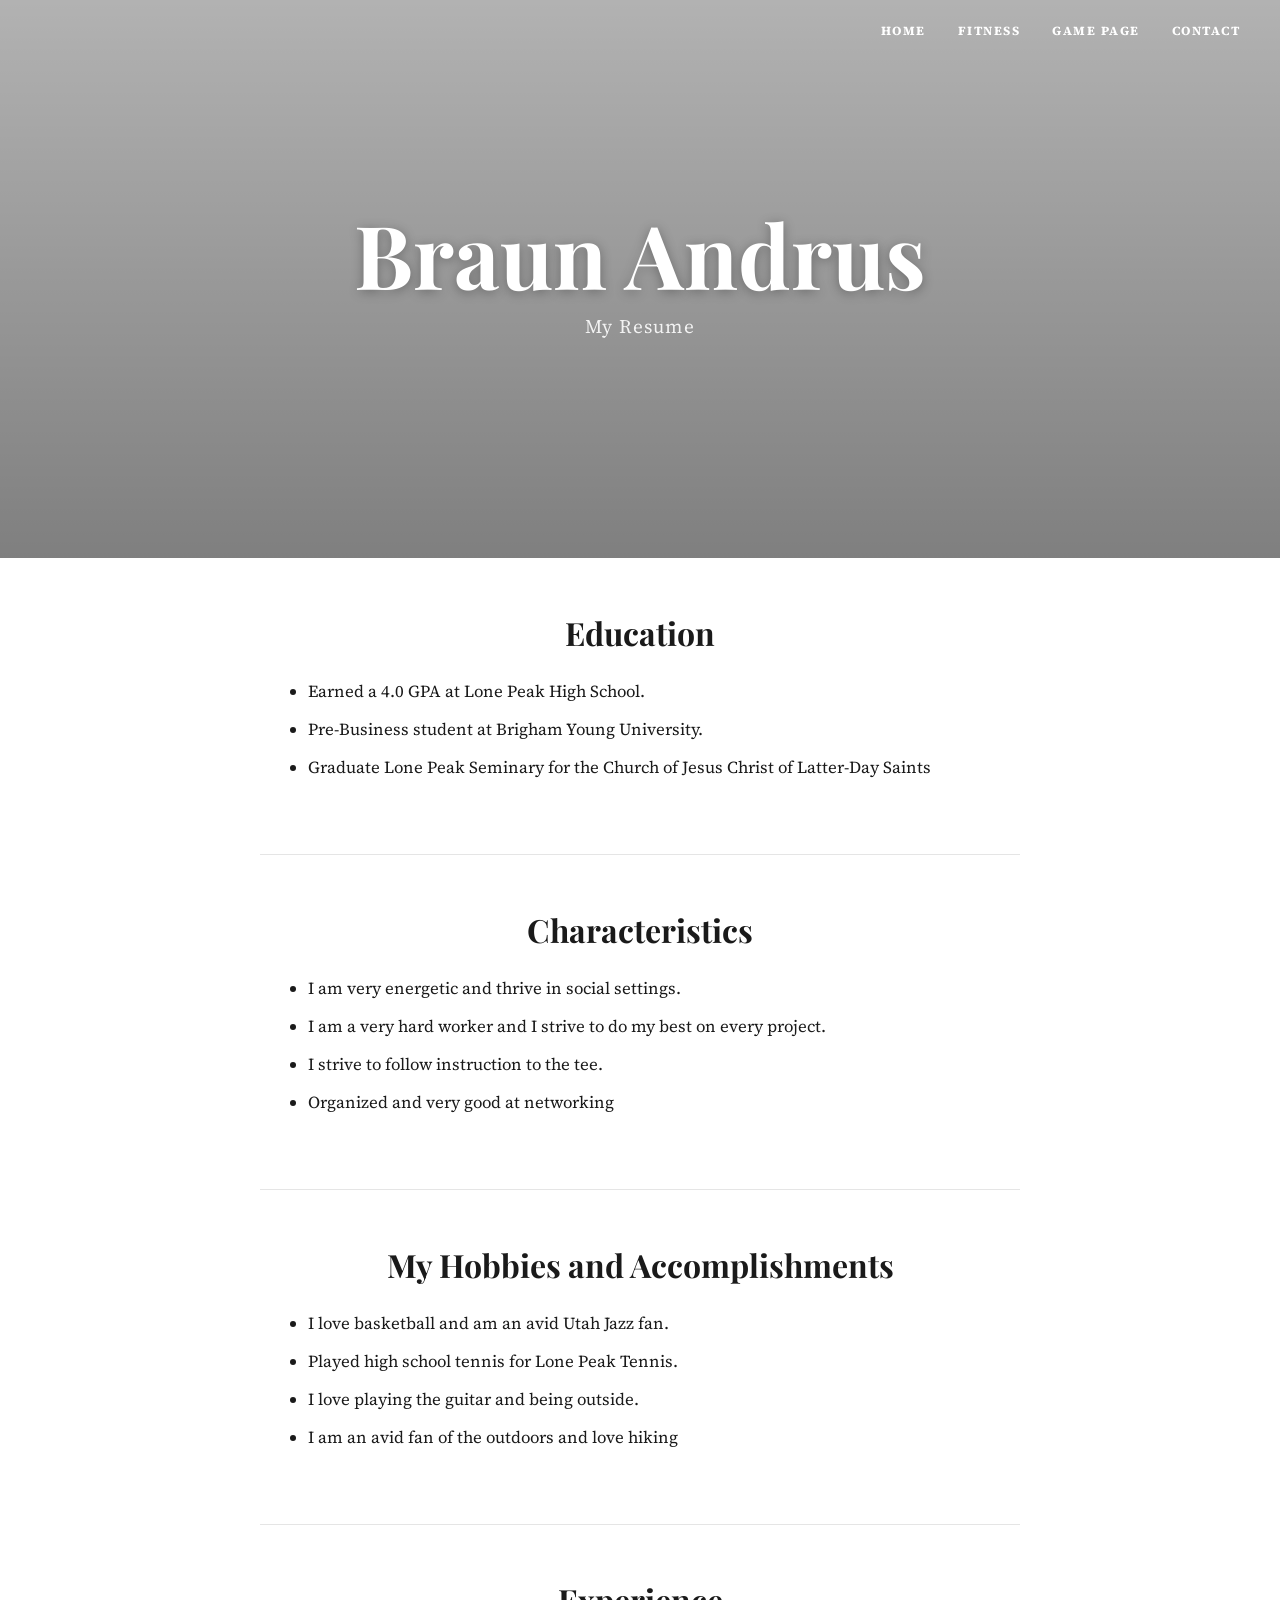
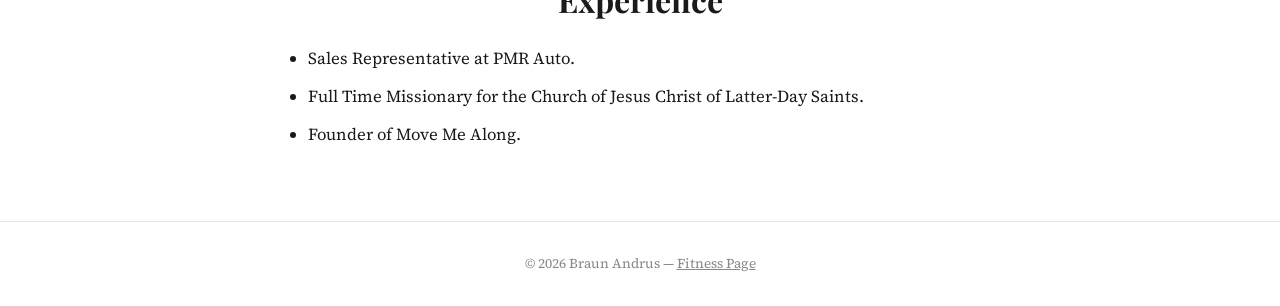
<file: index.html>
<!DOCTYPE html>
<html lang="en">
<head>
  <meta charset="UTF-8">
  <meta name="viewport" content="width=device-width, initial-scale=1.0">
  <title>Braun Andrus</title>
  <link rel="stylesheet" href="https://cdn.jsdelivr.net/npm/bootstrap@5.3.2/dist/css/bootstrap.min.css">
  <link href="https://fonts.googleapis.com/css2?family=Playfair+Display:wght@700&family=Source+Serif+4:ital,wght@0,400;0,600;1,400&display=swap" rel="stylesheet">
  <style>
    body { font-family: 'Source Serif 4', Georgia, serif; color: #1a1a1a; margin: 0; }

    /* NAVBAR */
    .site-nav {
      position: absolute; top: 0; left: 0; right: 0; z-index: 10;
      display: flex; justify-content: flex-end; padding: 1.4rem 2.5rem; gap: 2rem;
    }
    .site-nav a {
      color: #fff; text-decoration: none; font-weight: 700;
      font-size: 0.78rem; letter-spacing: 0.12em; text-transform: uppercase;
      transition: opacity 0.2s;
    }
    .site-nav a:hover { opacity: 0.7; }

    /* HERO */
    .hero {
      position: relative; height: 62vh; min-height: 440px;
      background-image: url('https://images.unsplash.com/photo-1464822759023-fed622ff2c3b?w=1600&q=80');
      background-size: cover; background-position: center;
      display: flex; align-items: center; justify-content: center; text-align: center;
    }
    .hero::after {
      content: ''; position: absolute; inset: 0;
      background: linear-gradient(to bottom, rgba(0,0,0,0.3) 0%, rgba(0,0,0,0.5) 100%);
    }
    .hero-content { position: relative; z-index: 2; color: #fff; }
    .hero-content h1 {
      font-family: 'Playfair Display', serif;
      font-size: clamp(3rem, 7vw, 5.5rem); font-weight: 700;
      margin-bottom: 0.3rem; text-shadow: 0 2px 12px rgba(0,0,0,0.3);
    }
    .hero-content p { font-size: 1.2rem; letter-spacing: 0.06em; opacity: 0.88; }

    /* RESUME */
    .resume-wrap { max-width: 760px; margin: 0 auto; }
    .resume-section { padding: 3.5rem 1.5rem; }
    .resume-section + .resume-section { border-top: 1px solid #e5e5e5; }
    .resume-section h2 {
      font-family: 'Playfair Display', serif; font-size: 2rem;
      font-weight: 700; text-align: center; margin-bottom: 1.6rem;
    }
    .resume-section ul { list-style: disc; padding-left: 1.5rem; }
    .resume-section ul li { margin-bottom: 0.65rem; font-size: 1.05rem; line-height: 1.65; }

    footer {
      text-align: center; padding: 2rem 1rem;
      font-size: 0.85rem; color: #888; border-top: 1px solid #e5e5e5;
    }
  </style>
</head>
<body>

<nav class="site-nav">
  <a href="index.html">Home</a>
  <a href="fitness.html">Fitness</a>
  <a href="game.html">Game Page</a>
  <a href="contact.html">Contact</a>
</nav>

<div class="hero">
  <div class="hero-content">
    <h1>Braun Andrus</h1>
    <p>My Resume</p>
  </div>
</div>

<div class="resume-wrap">

  <div class="resume-section">
    <h2>Education</h2>
    <ul>
      <li>Earned a 4.0 GPA at Lone Peak High School.</li>
      <li>Pre-Business student at Brigham Young University.</li>
      <li>Graduate Lone Peak Seminary for the Church of Jesus Christ of Latter-Day Saints</li>
    </ul>
  </div>

  <div class="resume-section">
    <h2>Characteristics</h2>
    <ul>
      <li>I am very energetic and thrive in social settings.</li>
      <li>I am a very hard worker and I strive to do my best on every project.</li>
      <li>I strive to follow instruction to the tee.</li>
      <li>Organized and very good at networking</li>
    </ul>
  </div>

  <div class="resume-section">
    <h2>My Hobbies and Accomplishments</h2>
    <ul>
      <li>I love basketball and am an avid Utah Jazz fan.</li>
      <li>Played high school tennis for Lone Peak Tennis.</li>
      <li>I love playing the guitar and being outside.</li>
      <li>I am an avid fan of the outdoors and love hiking</li>
    </ul>
  </div>

  <div class="resume-section">
    <h2>Experience</h2>
    <ul>
      <li>Sales Representative at PMR Auto.</li>
      <li>Full Time Missionary for the Church of Jesus Christ of Latter-Day Saints.</li>
      <li>Founder of Move Me Along.</li>
    </ul>
  </div>

</div>

<footer>
  &copy; 2026 Braun Andrus &mdash; <a href="fitness.html" style="color:#888;">Fitness Page</a>
</footer>

</body>
</html>
</file>
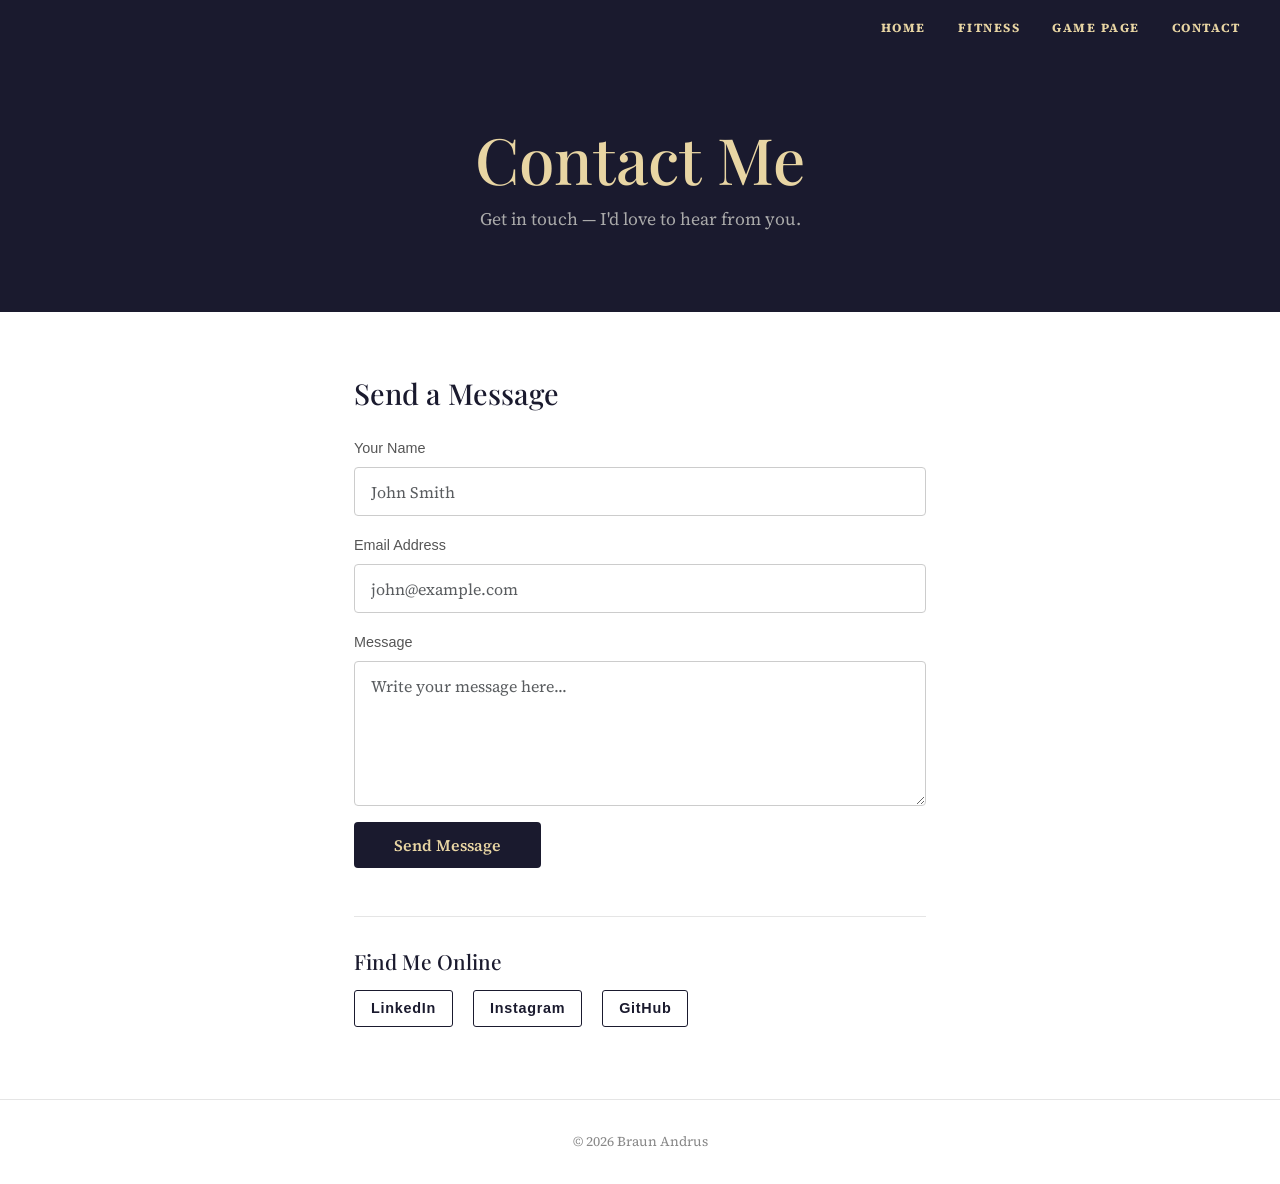
<file: contact.html>
<!DOCTYPE html>
<html lang="en">
<head>
  <meta charset="UTF-8">
  <meta name="viewport" content="width=device-width, initial-scale=1.0">
  <title>Contact — Braun Andrus</title>
  <link rel="stylesheet" href="https://cdn.jsdelivr.net/npm/bootstrap@5.3.2/dist/css/bootstrap.min.css">
  <link href="https://fonts.googleapis.com/css2?family=Playfair+Display:wght@700&family=Source+Serif+4:wght@400;600&display=swap" rel="stylesheet">
  <style>
    body { font-family: 'Source Serif 4', Georgia, serif; color: #1a1a1a; }
    .site-nav {
      display: flex; justify-content: flex-end; padding: 1.2rem 2.5rem;
      background: #1a1a2e; gap: 2rem;
    }
    .site-nav a {
      color: #e8d5a3; text-decoration: none; font-weight: 700;
      font-size: 0.78rem; letter-spacing: 0.12em; text-transform: uppercase;
    }
    .site-nav a:hover { opacity: 0.7; }

    .contact-hero {
      background: #1a1a2e;
      padding: 4rem 1.5rem;
      text-align: center;
      color: #e8d5a3;
    }
    .contact-hero h1 {
      font-family: 'Playfair Display', serif;
      font-size: clamp(2.5rem, 5vw, 4rem);
      margin-bottom: 0.5rem;
    }
    .contact-hero p { color: #aaa; font-size: 1.1rem; }

    .contact-body {
      max-width: 620px;
      margin: 4rem auto;
      padding: 0 1.5rem;
    }
    .contact-body h2 {
      font-family: 'Playfair Display', serif;
      font-size: 1.8rem;
      margin-bottom: 1.5rem;
      color: #1a1a2e;
    }
    .form-label { font-size: 0.9rem; color: #555; font-family: Arial, sans-serif; }
    .form-control {
      border: 1px solid #ccc;
      border-radius: 4px;
      padding: 0.7rem 1rem;
      font-family: 'Source Serif 4', serif;
      font-size: 1rem;
    }
    .form-control:focus { border-color: #1a1a2e; box-shadow: none; }
    .submit-btn {
      background: #1a1a2e;
      color: #e8d5a3;
      border: none;
      padding: 0.7rem 2.5rem;
      font-size: 1rem;
      border-radius: 4px;
      cursor: pointer;
      font-family: 'Source Serif 4', serif;
      font-weight: 600;
      transition: background 0.2s;
    }
    .submit-btn:hover { background: #2e2e50; }

    .social-links {
      margin-top: 3rem;
      padding-top: 2rem;
      border-top: 1px solid #e5e5e5;
    }
    .social-links h3 {
      font-family: 'Playfair Display', serif;
      font-size: 1.3rem;
      margin-bottom: 1rem;
      color: #1a1a2e;
    }
    .social-links a {
      display: inline-block;
      margin-right: 1rem;
      margin-bottom: 0.5rem;
      color: #1a1a2e;
      text-decoration: none;
      font-size: 0.9rem;
      font-family: Arial, sans-serif;
      font-weight: bold;
      letter-spacing: 0.05em;
      padding: 0.4rem 1rem;
      border: 1.5px solid #1a1a2e;
      border-radius: 3px;
      transition: all 0.2s;
    }
    .social-links a:hover { background: #1a1a2e; color: #e8d5a3; }

    footer {
      text-align: center; padding: 2rem 1rem;
      font-size: 0.85rem; color: #888; border-top: 1px solid #e5e5e5;
    }
  </style>
</head>
<body>

<nav class="site-nav">
  <a href="index.html">Home</a>
  <a href="fitness.html">Fitness</a>
  <a href="game.html">Game Page</a>
  <a href="contact.html">Contact</a>
</nav>

<div class="contact-hero">
  <h1>Contact Me</h1>
  <p>Get in touch — I'd love to hear from you.</p>
</div>

<div class="contact-body">
  <h2>Send a Message</h2>
  <form>
    <div class="mb-3">
      <label class="form-label">Your Name</label>
      <input type="text" class="form-control" placeholder="John Smith">
    </div>
    <div class="mb-3">
      <label class="form-label">Email Address</label>
      <input type="email" class="form-control" placeholder="john@example.com">
    </div>
    <div class="mb-3">
      <label class="form-label">Message</label>
      <textarea class="form-control" rows="5" placeholder="Write your message here..."></textarea>
    </div>
    <button type="submit" class="submit-btn">Send Message</button>
  </form>

  <div class="social-links">
    <h3>Find Me Online</h3>
    <a href="https://www.linkedin.com" target="_blank">LinkedIn</a>
    <a href="https://www.instagram.com" target="_blank">Instagram</a>
    <a href="https://github.com" target="_blank">GitHub</a>
  </div>
</div>

<footer>
  &copy; 2026 Braun Andrus
</footer>

</body>
</html>
</file>
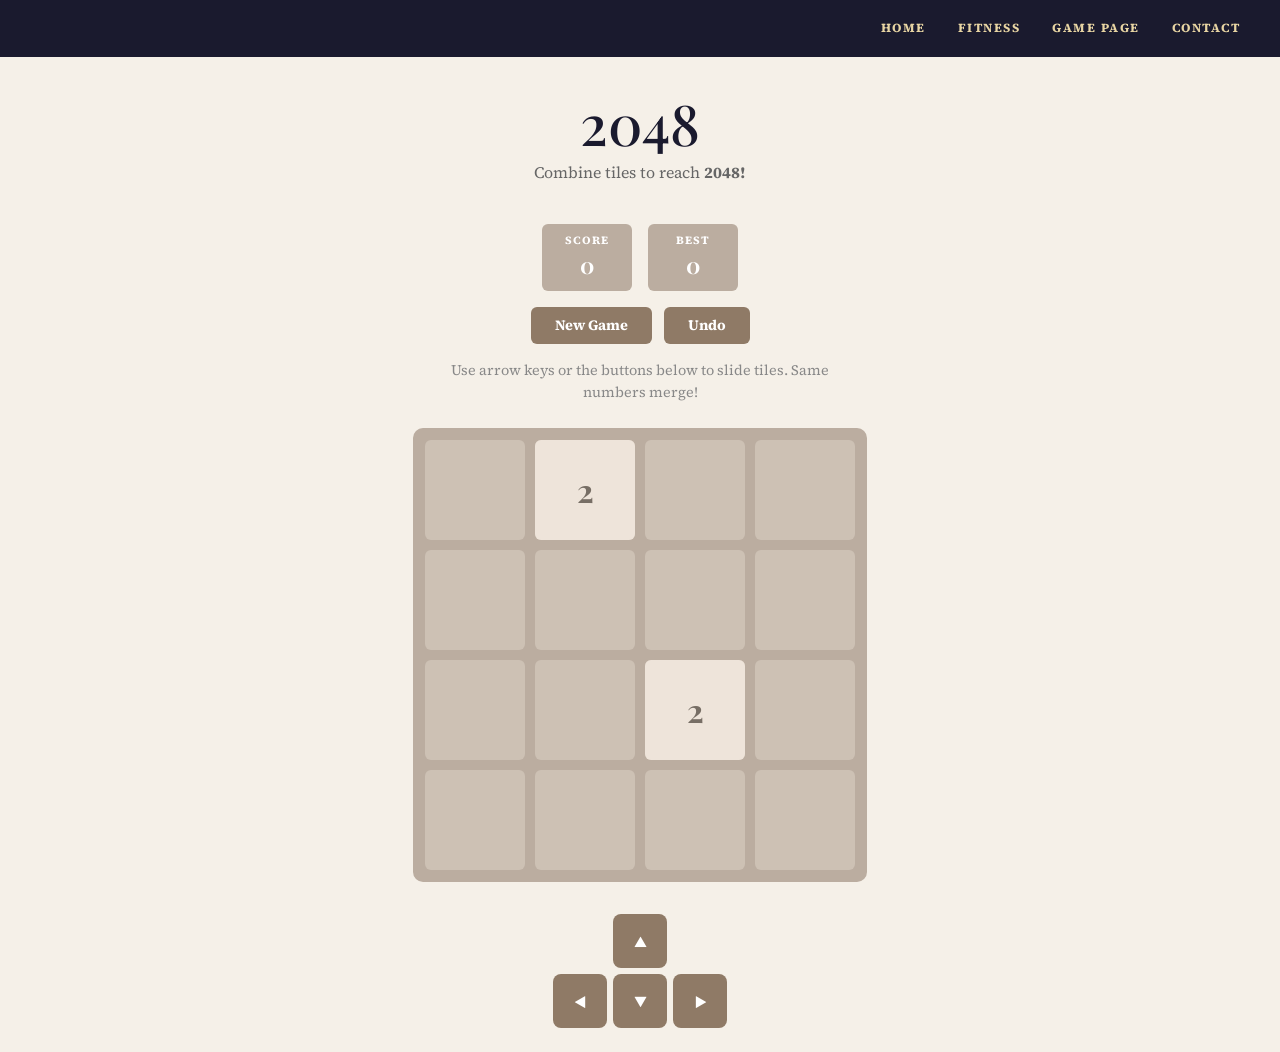
<file: game (1).html>
<!DOCTYPE html>
<html lang="en">
<head>
  <meta charset="UTF-8">
  <meta name="viewport" content="width=device-width, initial-scale=1.0">
  <title>2048 — Braun Andrus</title>
  <link rel="stylesheet" href="https://cdn.jsdelivr.net/npm/bootstrap@5.3.2/dist/css/bootstrap.min.css">
  <link href="https://fonts.googleapis.com/css2?family=Playfair+Display:wght@700&family=Source+Serif+4:wght@400;600&display=swap" rel="stylesheet">
  <style>
    body {
      font-family: 'Source Serif 4', Georgia, serif;
      background: #f5f0e8;
      min-height: 100vh;
      margin: 0;
    }
    .site-nav {
      display: flex; justify-content: flex-end; padding: 1.2rem 2.5rem;
      background: #1a1a2e; gap: 2rem;
    }
    .site-nav a {
      color: #e8d5a3; text-decoration: none; font-weight: 700;
      font-size: 0.78rem; letter-spacing: 0.12em; text-transform: uppercase;
      transition: opacity 0.2s;
    }
    .site-nav a:hover { opacity: 0.7; }
    .game-header { text-align: center; padding: 2rem 1rem 0.5rem; }
    .game-header h1 { font-family: 'Playfair Display', serif; font-size: 3.5rem; color: #1a1a2e; margin-bottom: 0.25rem; }
    .game-header p { color: #666; font-size: 1rem; }
    .score-area { display: flex; justify-content: center; gap: 1rem; margin: 1rem auto; }
    .score-box { background: #bbada0; color: #fff; border-radius: 6px; padding: 0.5rem 1.2rem; text-align: center; min-width: 90px; }
    .score-box .label { font-size: 0.7rem; letter-spacing: 0.1em; text-transform: uppercase; font-weight: 700; }
    .score-box .value { font-size: 1.4rem; font-weight: 700; font-family: 'Playfair Display', serif; }
    .controls { text-align: center; margin-bottom: 1rem; display: flex; justify-content: center; gap: 0.75rem; }
    .btn-game { background: #8f7a66; color: #fff; border: none; padding: 0.5rem 1.5rem; border-radius: 6px; font-weight: 700; font-size: 0.9rem; cursor: pointer; }
    .btn-game:hover { background: #6e5e50; }
    .instructions { max-width: 450px; margin: 0 auto 1.5rem; padding: 0 1rem; text-align: center; color: #888; font-size: 0.9rem; }
    .board-container { display: flex; justify-content: center; padding: 0 1rem 2rem; }
    .board-wrap { background: #bbada0; border-radius: 10px; padding: 12px; touch-action: none; user-select: none; }
    .grid { display: grid; grid-template-columns: repeat(4, 100px); grid-template-rows: repeat(4, 100px); gap: 10px; position: relative; width: 430px; height: 430px; }
    .cell { width: 100px; height: 100px; background: rgba(238,228,218,0.35); border-radius: 6px; }
    .tile {
      width: 100px; height: 100px; border-radius: 6px;
      display: flex; align-items: center; justify-content: center;
      font-family: 'Playfair Display', serif; font-weight: 700; font-size: 2rem;
      position: absolute; transition: top 0.08s, left 0.08s;
    }
    .t2    { background:#eee4da; color:#776e65; }
    .t4    { background:#ede0c8; color:#776e65; }
    .t8    { background:#f2b179; color:#fff; }
    .t16   { background:#f59563; color:#fff; font-size:1.7rem; }
    .t32   { background:#f67c5f; color:#fff; font-size:1.7rem; }
    .t64   { background:#f65e3b; color:#fff; font-size:1.7rem; }
    .t128  { background:#edcf72; color:#fff; font-size:1.4rem; }
    .t256  { background:#edcc61; color:#fff; font-size:1.4rem; }
    .t512  { background:#edc850; color:#fff; font-size:1.4rem; }
    .t1024 { background:#edc53f; color:#fff; font-size:1.1rem; }
    .t2048 { background:#edc22e; color:#fff; font-size:1.1rem; }
    .thigh { background:#3c3a32; color:#fff; font-size:0.95rem; }
    @keyframes pop    { 0%{transform:scale(0)} 80%{transform:scale(1.12)} 100%{transform:scale(1)} }
    @keyframes bounce { 0%{transform:scale(1)} 50%{transform:scale(1.18)} 100%{transform:scale(1)} }
    .tile-new   { animation: pop 0.18s ease forwards; }
    .tile-merge { animation: bounce 0.18s ease forwards; }
    .overlay { display:none; position:fixed; inset:0; background:rgba(0,0,0,0.5); z-index:99; align-items:center; justify-content:center; }
    .overlay.show { display:flex; }
    .overlay-box { background:#fff; border-radius:12px; padding:2.5rem 3rem; text-align:center; max-width:340px; width:90%; }
    .overlay-box h2 { font-family:'Playfair Display',serif; font-size:2rem; margin-bottom:0.5rem; }
    .overlay-box p  { color:#666; margin-bottom:1.5rem; }
    .arrow-controls { display:flex; flex-direction:column; align-items:center; gap:6px; margin:0 auto 1.5rem; }
    .arrow-row { display:flex; gap:6px; }
    .arrow-btn { width:54px; height:54px; background:#8f7a66; color:#fff; border:none; border-radius:8px; font-size:1.4rem; cursor:pointer; display:flex; align-items:center; justify-content:center; }
    .arrow-btn:active { background:#6e5e50; }
    @media(max-width:520px){
      .grid { grid-template-columns:repeat(4,72px); grid-template-rows:repeat(4,72px); width:318px; height:318px; }
      .cell,.tile { width:72px; height:72px; }
      .tile { font-size:1.4rem; }
      .t16,.t32,.t64 { font-size:1.2rem; }
      .t128,.t256,.t512 { font-size:1rem; }
      .t1024,.t2048,.thigh { font-size:0.85rem; }
    }
  </style>
</head>
<body>

<nav class="site-nav">
  <a href="index.html">Home</a>
  <a href="fitness.html">Fitness</a>
  <a href="game.html">Game Page</a>
  <a href="contact.html">Contact</a>
</nav>

<div class="game-header">
  <h1>2048</h1>
  <p>Combine tiles to reach <strong>2048!</strong></p>
</div>

<div class="score-area">
  <div class="score-box"><div class="label">Score</div><div class="value" id="score">0</div></div>
  <div class="score-box"><div class="label">Best</div><div class="value" id="best">0</div></div>
</div>

<div class="controls">
  <button class="btn-game" onclick="initGame()">New Game</button>
  <button class="btn-game" onclick="undoMove()">Undo</button>
</div>

<div class="instructions">Use arrow keys or the buttons below to slide tiles. Same numbers merge!</div>

<div class="board-container">
  <div class="board-wrap">
    <div class="grid" id="grid"></div>
  </div>
</div>

<div class="arrow-controls">
  <div class="arrow-row"><button class="arrow-btn" onclick="move('up')">▲</button></div>
  <div class="arrow-row">
    <button class="arrow-btn" onclick="move('left')">◀</button>
    <button class="arrow-btn" onclick="move('down')">▼</button>
    <button class="arrow-btn" onclick="move('right')">▶</button>
  </div>
</div>

<div class="overlay" id="overlay">
  <div class="overlay-box">
    <h2 id="overlay-title">Game Over</h2>
    <p id="overlay-msg">No more moves available.</p>
    <button class="btn-game" onclick="initGame();document.getElementById('overlay').classList.remove('show')">Play Again</button>
  </div>
</div>

<script>
  const SIZE = window.innerWidth <= 520 ? 72 : 100;
  const GAP  = 10;

  let board, score, best, prevBoard, prevScore;
  best = parseInt(localStorage.getItem('2048best') || '0');
  document.getElementById('best').textContent = best;

  function initGame() {
    board = Array.from({length:4}, () => Array(4).fill(0));
    score = 0; prevBoard = null; prevScore = 0;
    spawn(); spawn();
    draw();
  }

  function spawn() {
    const empty = [];
    for (let r=0;r<4;r++) for (let c=0;c<4;c++) if (!board[r][c]) empty.push([r,c]);
    if (!empty.length) return null;
    const [r,c] = empty[Math.floor(Math.random()*empty.length)];
    board[r][c] = Math.random()<0.9 ? 2 : 4;
    return [r,c];
  }

  function px(i) { return i*(SIZE+GAP); }

  function draw(newCell, merged) {
    const grid = document.getElementById('grid');
    // Remove old tiles only (keep cells)
    grid.querySelectorAll('.tile').forEach(t => t.remove());
    // Add background cells if not there yet
    if (!grid.querySelector('.cell')) {
      for (let i=0;i<16;i++) {
        const d = document.createElement('div');
        d.className = 'cell'; grid.appendChild(d);
      }
    }
    for (let r=0;r<4;r++) for (let c=0;c<4;c++) {
      if (!board[r][c]) continue;
      const v = board[r][c];
      const tile = document.createElement('div');
      tile.className = 'tile ' + (v<=2048 ? 't'+v : 'thigh');
      tile.textContent = v;
      tile.style.top  = px(r) + 'px';
      tile.style.left = px(c) + 'px';
      if (newCell && newCell[0]===r && newCell[1]===c) tile.classList.add('tile-new');
      if (merged  && merged.some(([mr,mc])=>mr===r&&mc===c)) tile.classList.add('tile-merge');
      grid.appendChild(tile);
    }
    document.getElementById('score').textContent = score;
    if (score > best) { best=score; localStorage.setItem('2048best',best); document.getElementById('best').textContent=best; }
  }

  function slideLeft(row) {
    let a = row.filter(v=>v), merged=[];
    for (let i=0;i<a.length-1;i++) {
      if (a[i]===a[i+1]) { a[i]*=2; score+=a[i]; a.splice(i+1,1); merged.push(i); }
    }
    while (a.length<4) a.push(0);
    return {row:a, merged};
  }

  function move(dir) {
    prevBoard = board.map(r=>[...r]); prevScore = score;
    let changed=false; const mergedPos=[];

    const T = m => m[0].map((_,c)=>m.map(r=>r[c]));

    let grid;
    if      (dir==='left')  grid = board.map(r=>[...r]);
    else if (dir==='right') grid = board.map(r=>[...r].reverse());
    else if (dir==='up')    grid = T(board);
    else                    grid = T(board).map(r=>[...r].reverse());

    grid = grid.map((row, i) => {
      const {row:slid, merged} = slideLeft(row);
      if (slid.join()!==row.join()) changed=true;
      merged.forEach(mi=>{
        const fi = (dir==='right'||dir==='down') ? 3-mi : mi;
        mergedPos.push(dir==='left'||dir==='right' ? [i,fi] : [fi,i]);
      });
      return (dir==='right'||dir==='down') ? slid.reverse() : slid;
    });

    if      (dir==='left'||dir==='right') board = grid;
    else if (dir==='up')                  board = T(grid);
    else                                  board = T(grid);

    const newCell = changed ? spawn() : null;
    draw(newCell, mergedPos);

    if (board.flat().includes(2048)) showOverlay('You Win! 🎉','You reached 2048! Keep going or start fresh.');
    else if (!canMove())             showOverlay('Game Over','No more moves! Final score: '+score);
  }

  function canMove() {
    for (let r=0;r<4;r++) for (let c=0;c<4;c++) {
      if (!board[r][c]) return true;
      if (c<3 && board[r][c]===board[r][c+1]) return true;
      if (r<3 && board[r][c]===board[r+1][c]) return true;
    }
    return false;
  }

  function undoMove() {
    if (!prevBoard) return;
    board=prevBoard.map(r=>[...r]); score=prevScore; prevBoard=null; draw();
  }

  function showOverlay(title,msg) {
    document.getElementById('overlay-title').textContent=title;
    document.getElementById('overlay-msg').textContent=msg;
    document.getElementById('overlay').classList.add('show');
  }

  document.addEventListener('keydown', e=>{
    const m={ArrowUp:'up',ArrowDown:'down',ArrowLeft:'left',ArrowRight:'right'};
    if (m[e.key]){e.preventDefault();move(m[e.key]);}
  });

  let tx=0,ty=0;
  document.addEventListener('touchstart',e=>{tx=e.touches[0].clientX;ty=e.touches[0].clientY;},{passive:true});
  document.addEventListener('touchend',e=>{
    const dx=e.changedTouches[0].clientX-tx, dy=e.changedTouches[0].clientY-ty;
    if (Math.max(Math.abs(dx),Math.abs(dy))<25) return;
    move(Math.abs(dx)>Math.abs(dy)?(dx>0?'right':'left'):(dy>0?'down':'up'));
  },{passive:true});

  initGame();
</script>
</body>
</html>
</file>
